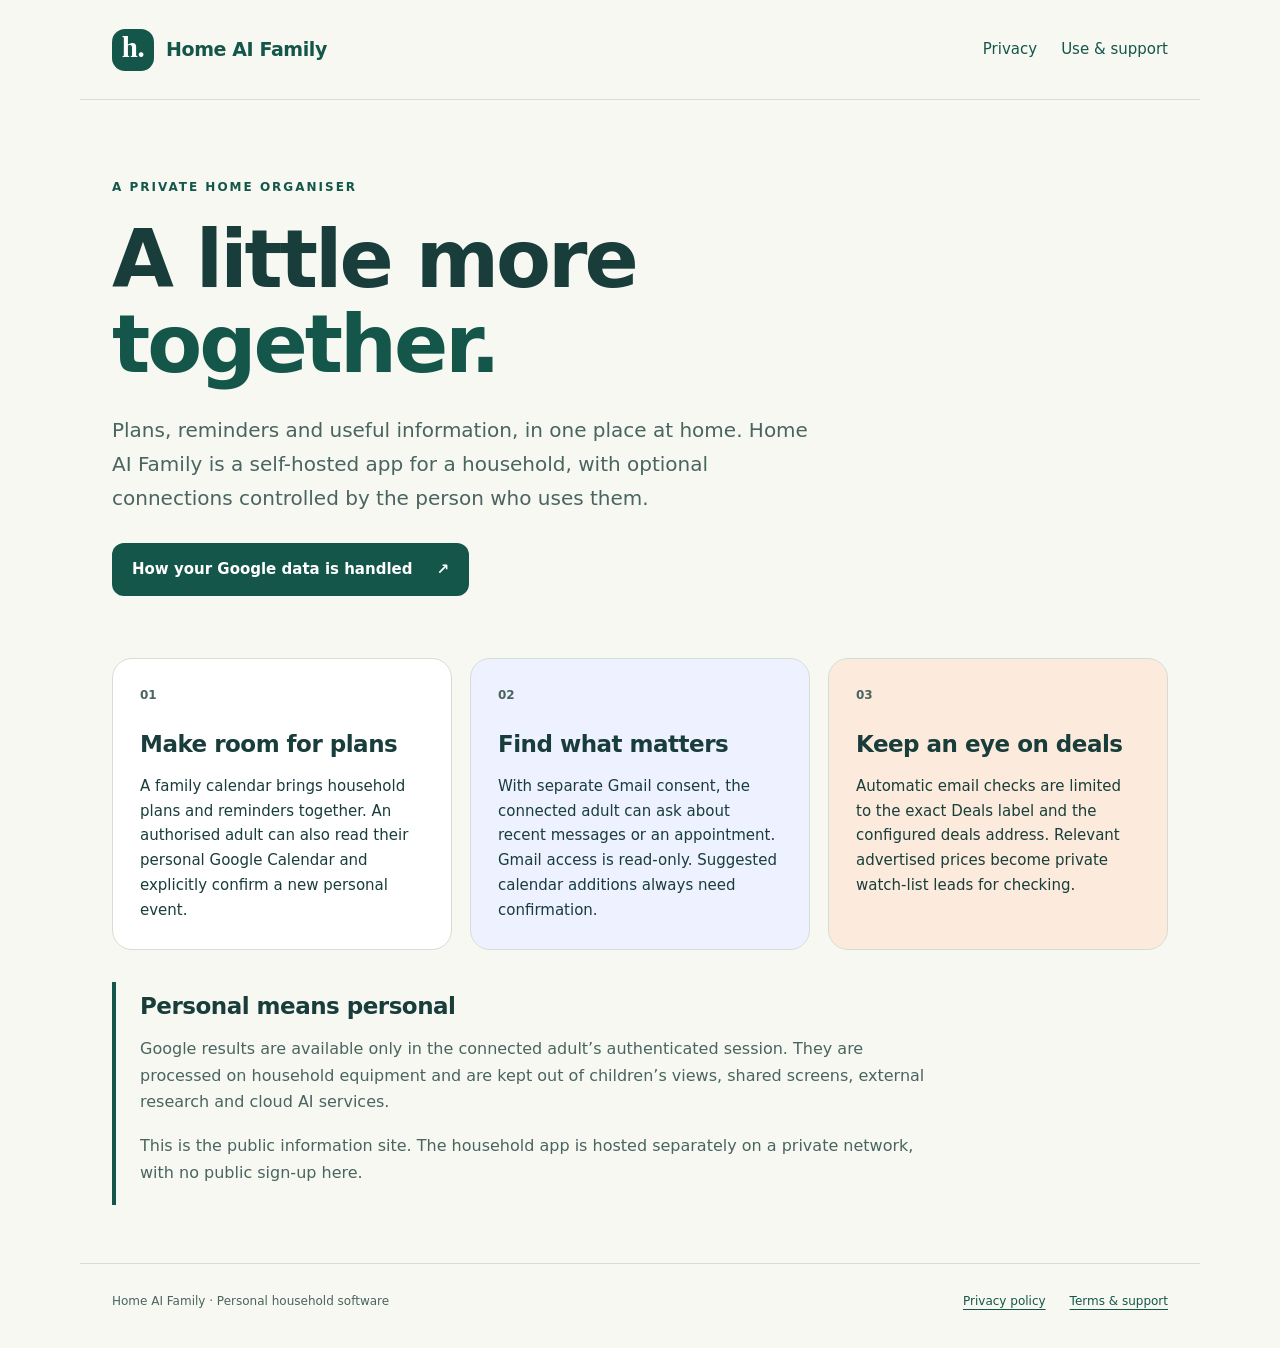
<file: index.html>
<!doctype html>
<html lang="en-GB">
<head>
  <meta charset="utf-8">
  <meta name="viewport" content="width=device-width, initial-scale=1">
  <meta name="referrer" content="no-referrer">
  <meta name="description" content="Home AI Family is a private, self-hosted household organiser with optional personal Google Calendar and read-only Gmail connections.">
  <title>Home AI Family — a little more together</title>
  <link rel="stylesheet" href="style.css">
</head>
<body>
  <a class="skip" href="#main">Skip to content</a>
  <header class="site-header wrap">
    <a class="brand" href="index.html"><span class="brand-mark" aria-hidden="true">h.</span>Home AI Family</a>
    <nav aria-label="Information"><a href="privacy.html">Privacy</a><a href="terms.html">Use &amp; support</a></nav>
  </header>
  <main id="main" class="wrap">
    <section class="hero">
      <p class="eyebrow">A private home organiser</p>
      <h1>A little more<br><span>together.</span></h1>
      <p class="intro">Plans, reminders and useful information, in one place at home. Home AI Family is a self-hosted app for a household, with optional connections controlled by the person who uses them.</p>
      <a class="button" href="privacy.html">How your Google data is handled <span aria-hidden="true">↗</span></a>
    </section>
    <section class="features" aria-label="What Home AI Family does">
      <article><span class="number" aria-hidden="true">01</span><h2>Make room for plans</h2><p>A family calendar brings household plans and reminders together. An authorised adult can also read their personal Google Calendar and explicitly confirm a new personal event.</p></article>
      <article><span class="number" aria-hidden="true">02</span><h2>Find what matters</h2><p>With separate Gmail consent, the connected adult can ask about recent messages or an appointment. Gmail access is read-only. Suggested calendar additions always need confirmation.</p></article>
      <article><span class="number" aria-hidden="true">03</span><h2>Keep an eye on deals</h2><p>Automatic email checks are limited to the exact Deals label and the configured deals address. Relevant advertised prices become private watch-list leads for checking.</p></article>
    </section>
    <aside class="home-note"><h2>Personal means personal</h2><p>Google results are available only in the connected adult’s authenticated session. They are processed on household equipment and are kept out of children’s views, shared screens, external research and cloud AI services.</p><p>This is the public information site. The household app is hosted separately on a private network, with no public sign-up here.</p></aside>
  </main>
  <footer class="wrap"><span>Home AI Family · Personal household software</span><div><a href="privacy.html">Privacy policy</a><a href="terms.html">Terms &amp; support</a></div></footer>
</body>
</html>
</file>
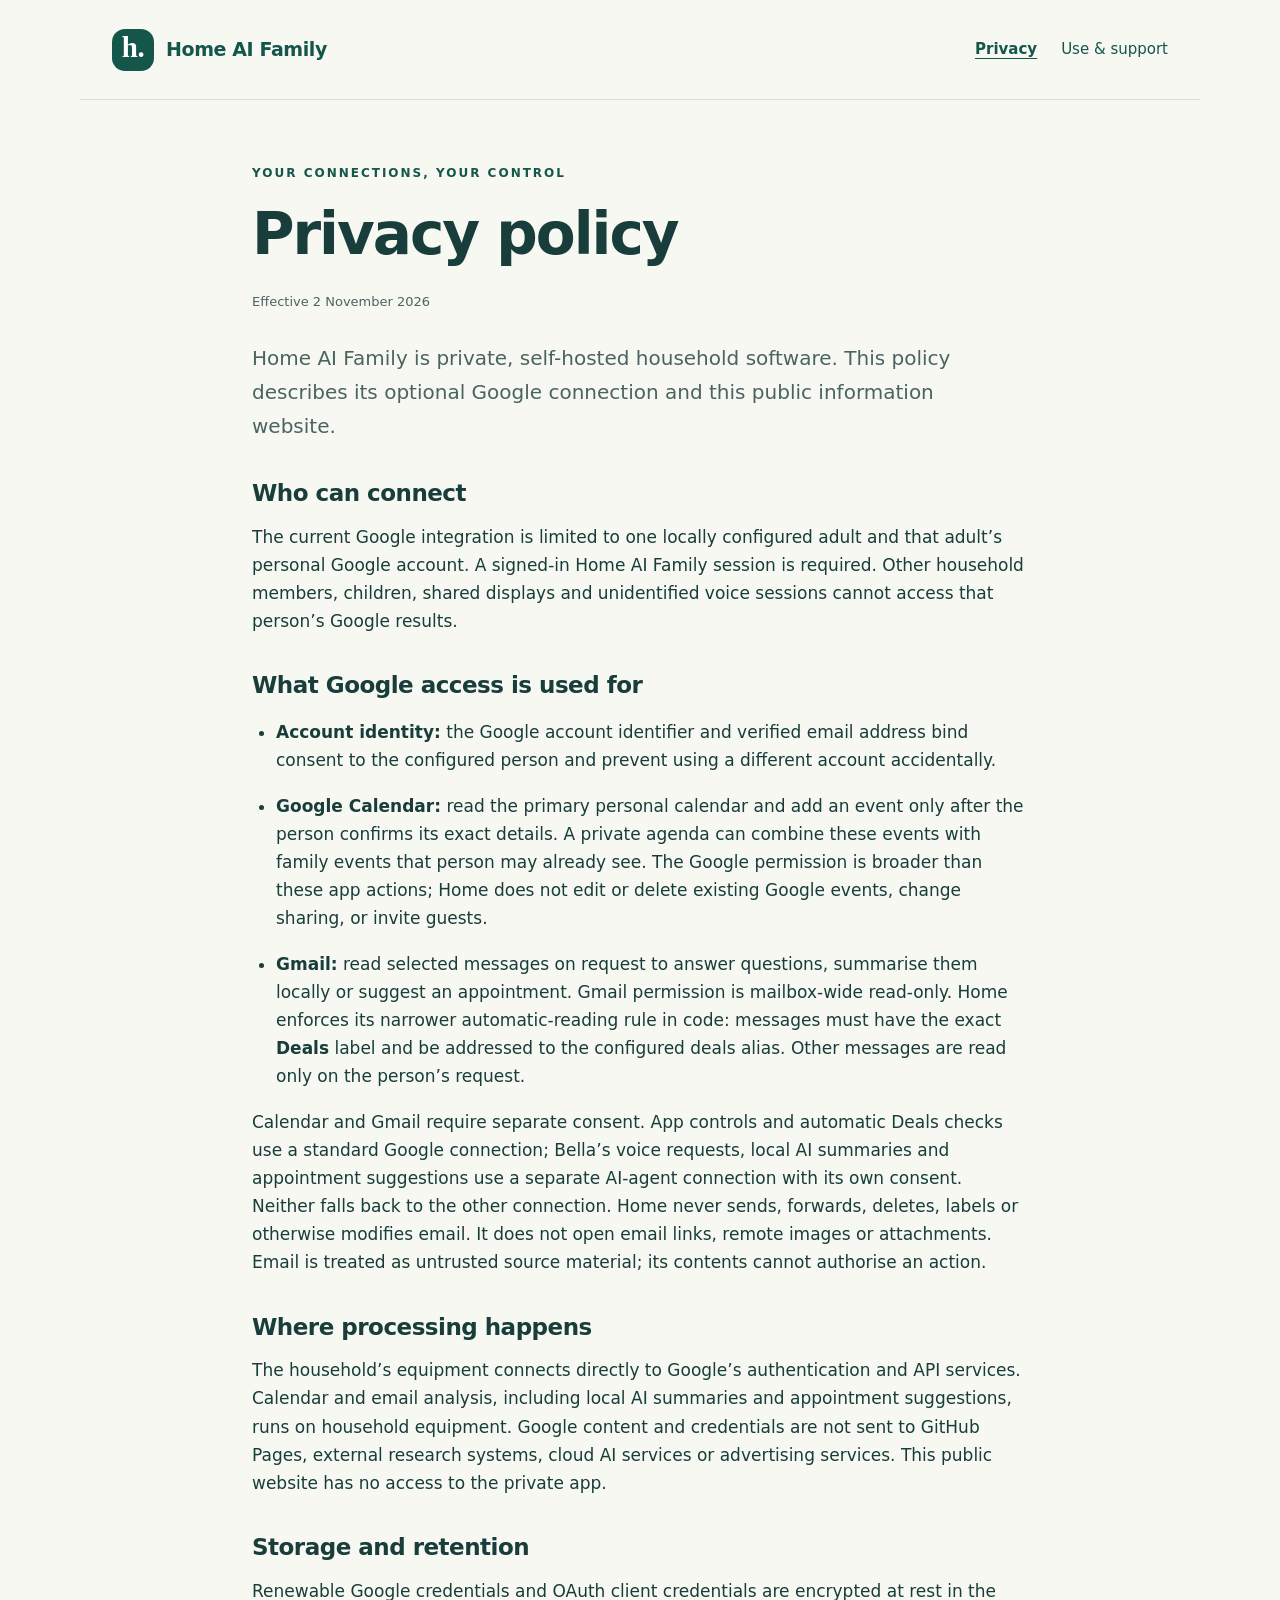
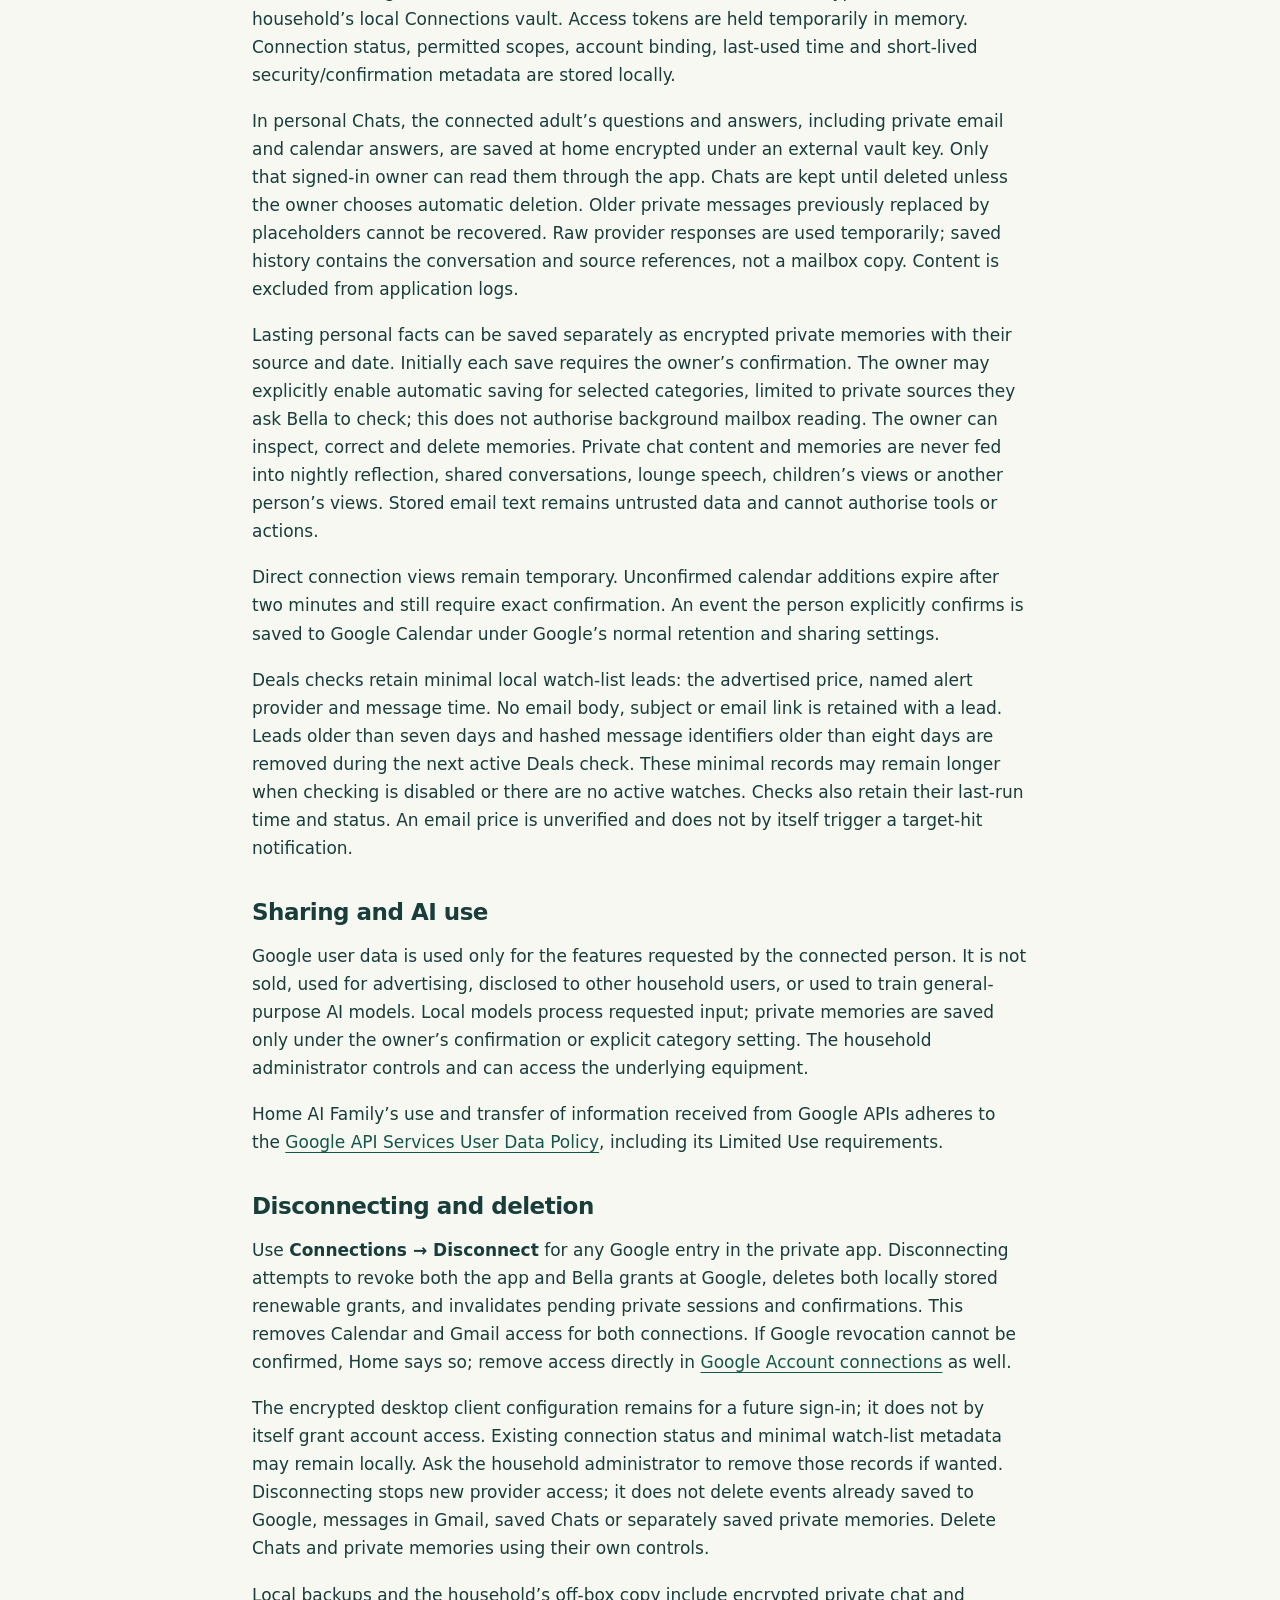
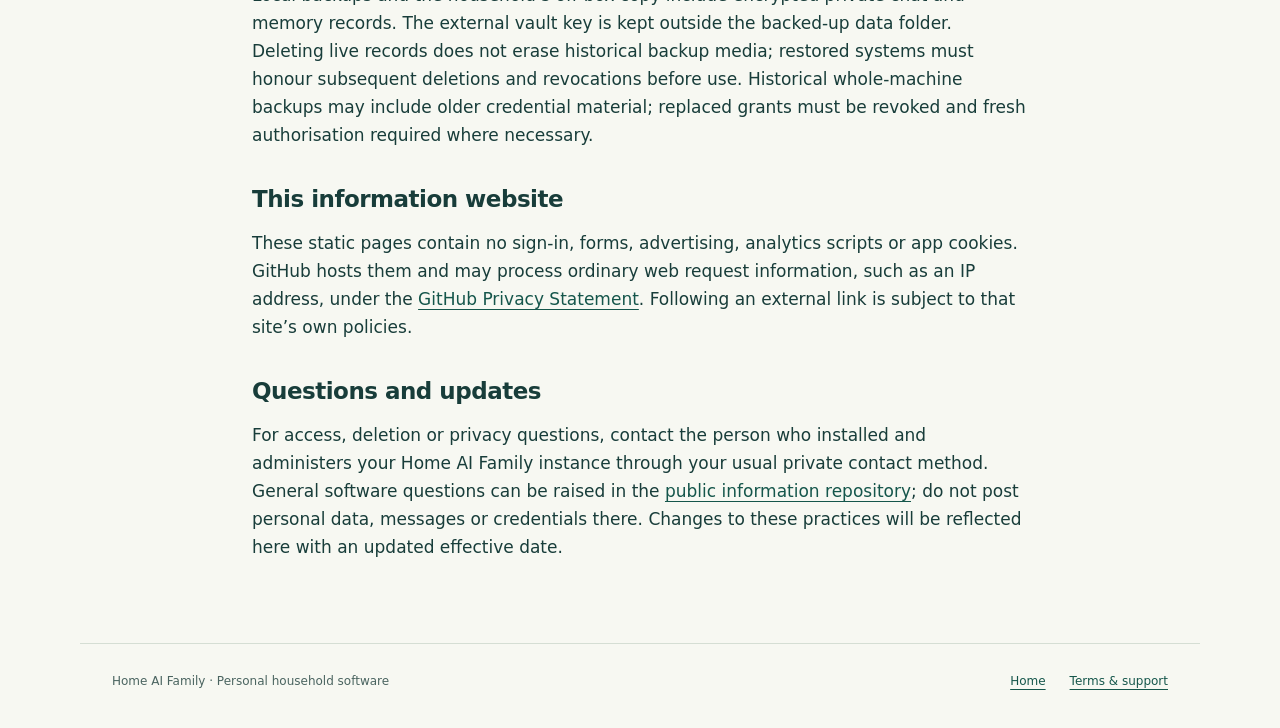
<file: privacy.html>
<!doctype html>
<html lang="en-GB">
<head>
  <meta charset="utf-8">
  <meta name="viewport" content="width=device-width, initial-scale=1">
  <meta name="referrer" content="no-referrer">
  <meta name="description" content="How Home AI Family accesses, uses, stores and protects Google Calendar and Gmail data.">
  <title>Privacy policy — Home AI Family</title>
  <link rel="stylesheet" href="style.css">
</head>
<body>
  <a class="skip" href="#main">Skip to content</a>
  <header class="site-header wrap"><a class="brand" href="index.html"><span class="brand-mark" aria-hidden="true">h.</span>Home AI Family</a><nav aria-label="Information"><a href="privacy.html" aria-current="page">Privacy</a><a href="terms.html">Use &amp; support</a></nav></header>
  <main id="main" class="wrap reading">
    <p class="eyebrow">Your connections, your control</p>
    <h1>Privacy policy</h1>
    <p class="updated">Effective 2 November 2026</p>
    <p class="intro">Home AI Family is private, self-hosted household software. This policy describes its optional Google connection and this public information website.</p>
    <h2>Who can connect</h2>
    <p>The current Google integration is limited to one locally configured adult and that adult’s personal Google account. A signed-in Home AI Family session is required. Other household members, children, shared displays and unidentified voice sessions cannot access that person’s Google results.</p>
    <h2>What Google access is used for</h2>
    <ul>
      <li><strong>Account identity:</strong> the Google account identifier and verified email address bind consent to the configured person and prevent using a different account accidentally.</li>
      <li><strong>Google Calendar:</strong> read the primary personal calendar and add an event only after the person confirms its exact details. A private agenda can combine these events with family events that person may already see. The Google permission is broader than these app actions; Home does not edit or delete existing Google events, change sharing, or invite guests.</li>
      <li><strong>Gmail:</strong> read selected messages on request to answer questions, summarise them locally or suggest an appointment. Gmail permission is mailbox-wide read-only. Home enforces its narrower automatic-reading rule in code: messages must have the exact <strong>Deals</strong> label and be addressed to the configured deals alias. Other messages are read only on the person’s request.</li>
    </ul>
    <p>Calendar and Gmail require separate consent. App controls and automatic Deals checks use a standard Google connection; Bella’s voice requests, local AI summaries and appointment suggestions use a separate AI-agent connection with its own consent. Neither falls back to the other connection. Home never sends, forwards, deletes, labels or otherwise modifies email. It does not open email links, remote images or attachments. Email is treated as untrusted source material; its contents cannot authorise an action.</p>
    <h2>Where processing happens</h2>
    <p>The household’s equipment connects directly to Google’s authentication and API services. Calendar and email analysis, including local AI summaries and appointment suggestions, runs on household equipment. Google content and credentials are not sent to GitHub Pages, external research systems, cloud AI services or advertising services. This public website has no access to the private app.</p>
    <h2>Storage and retention</h2>
    <p>Renewable Google credentials and OAuth client credentials are encrypted at rest in the household’s local Connections vault. Access tokens are held temporarily in memory. Connection status, permitted scopes, account binding, last-used time and short-lived security/confirmation metadata are stored locally.</p>
    <p>In personal Chats, the connected adult’s questions and answers, including private email and calendar answers, are saved at home encrypted under an external vault key. Only that signed-in owner can read them through the app. Chats are kept until deleted unless the owner chooses automatic deletion. Older private messages previously replaced by placeholders cannot be recovered. Raw provider responses are used temporarily; saved history contains the conversation and source references, not a mailbox copy. Content is excluded from application logs.</p>
    <p>Lasting personal facts can be saved separately as encrypted private memories with their source and date. Initially each save requires the owner’s confirmation. The owner may explicitly enable automatic saving for selected categories, limited to private sources they ask Bella to check; this does not authorise background mailbox reading. The owner can inspect, correct and delete memories. Private chat content and memories are never fed into nightly reflection, shared conversations, lounge speech, children’s views or another person’s views. Stored email text remains untrusted data and cannot authorise tools or actions.</p>
    <p>Direct connection views remain temporary. Unconfirmed calendar additions expire after two minutes and still require exact confirmation. An event the person explicitly confirms is saved to Google Calendar under Google’s normal retention and sharing settings.</p>
    <p>Deals checks retain minimal local watch-list leads: the advertised price, named alert provider and message time. No email body, subject or email link is retained with a lead. Leads older than seven days and hashed message identifiers older than eight days are removed during the next active Deals check. These minimal records may remain longer when checking is disabled or there are no active watches. Checks also retain their last-run time and status. An email price is unverified and does not by itself trigger a target-hit notification.</p>
    <h2>Sharing and AI use</h2>
    <p>Google user data is used only for the features requested by the connected person. It is not sold, used for advertising, disclosed to other household users, or used to train general-purpose AI models. Local models process requested input; private memories are saved only under the owner’s confirmation or explicit category setting. The household administrator controls and can access the underlying equipment.</p>
    <p>Home AI Family’s use and transfer of information received from Google APIs adheres to the <a href="https://developers.google.com/terms/api-services-user-data-policy">Google API Services User Data Policy</a>, including its Limited Use requirements.</p>
    <h2>Disconnecting and deletion</h2>
    <p>Use <strong>Connections → Disconnect</strong> for any Google entry in the private app. Disconnecting attempts to revoke both the app and Bella grants at Google, deletes both locally stored renewable grants, and invalidates pending private sessions and confirmations. This removes Calendar and Gmail access for both connections. If Google revocation cannot be confirmed, Home says so; remove access directly in <a href="https://myaccount.google.com/connections">Google Account connections</a> as well.</p>
    <p>The encrypted desktop client configuration remains for a future sign-in; it does not by itself grant account access. Existing connection status and minimal watch-list metadata may remain locally. Ask the household administrator to remove those records if wanted. Disconnecting stops new provider access; it does not delete events already saved to Google, messages in Gmail, saved Chats or separately saved private memories. Delete Chats and private memories using their own controls.</p>
    <p>Local backups and the household’s off-box copy include encrypted private chat and memory records. The external vault key is kept outside the backed-up data folder. Deleting live records does not erase historical backup media; restored systems must honour subsequent deletions and revocations before use. Historical whole-machine backups may include older credential material; replaced grants must be revoked and fresh authorisation required where necessary.</p>
    <h2>This information website</h2>
    <p>These static pages contain no sign-in, forms, advertising, analytics scripts or app cookies. GitHub hosts them and may process ordinary web request information, such as an IP address, under the <a href="https://docs.github.com/en/site-policy/privacy-policies/github-general-privacy-statement">GitHub Privacy Statement</a>. Following an external link is subject to that site’s own policies.</p>
    <h2>Questions and updates</h2>
    <p>For access, deletion or privacy questions, contact the person who installed and administers your Home AI Family instance through your usual private contact method. General software questions can be raised in the <a href="https://github.com/dogphish/home-ai-info/issues">public information repository</a>; do not post personal data, messages or credentials there. Changes to these practices will be reflected here with an updated effective date.</p>
  </main>
  <footer class="wrap"><span>Home AI Family · Personal household software</span><div><a href="index.html">Home</a><a href="terms.html">Terms &amp; support</a></div></footer>
</body>
</html>
</file>
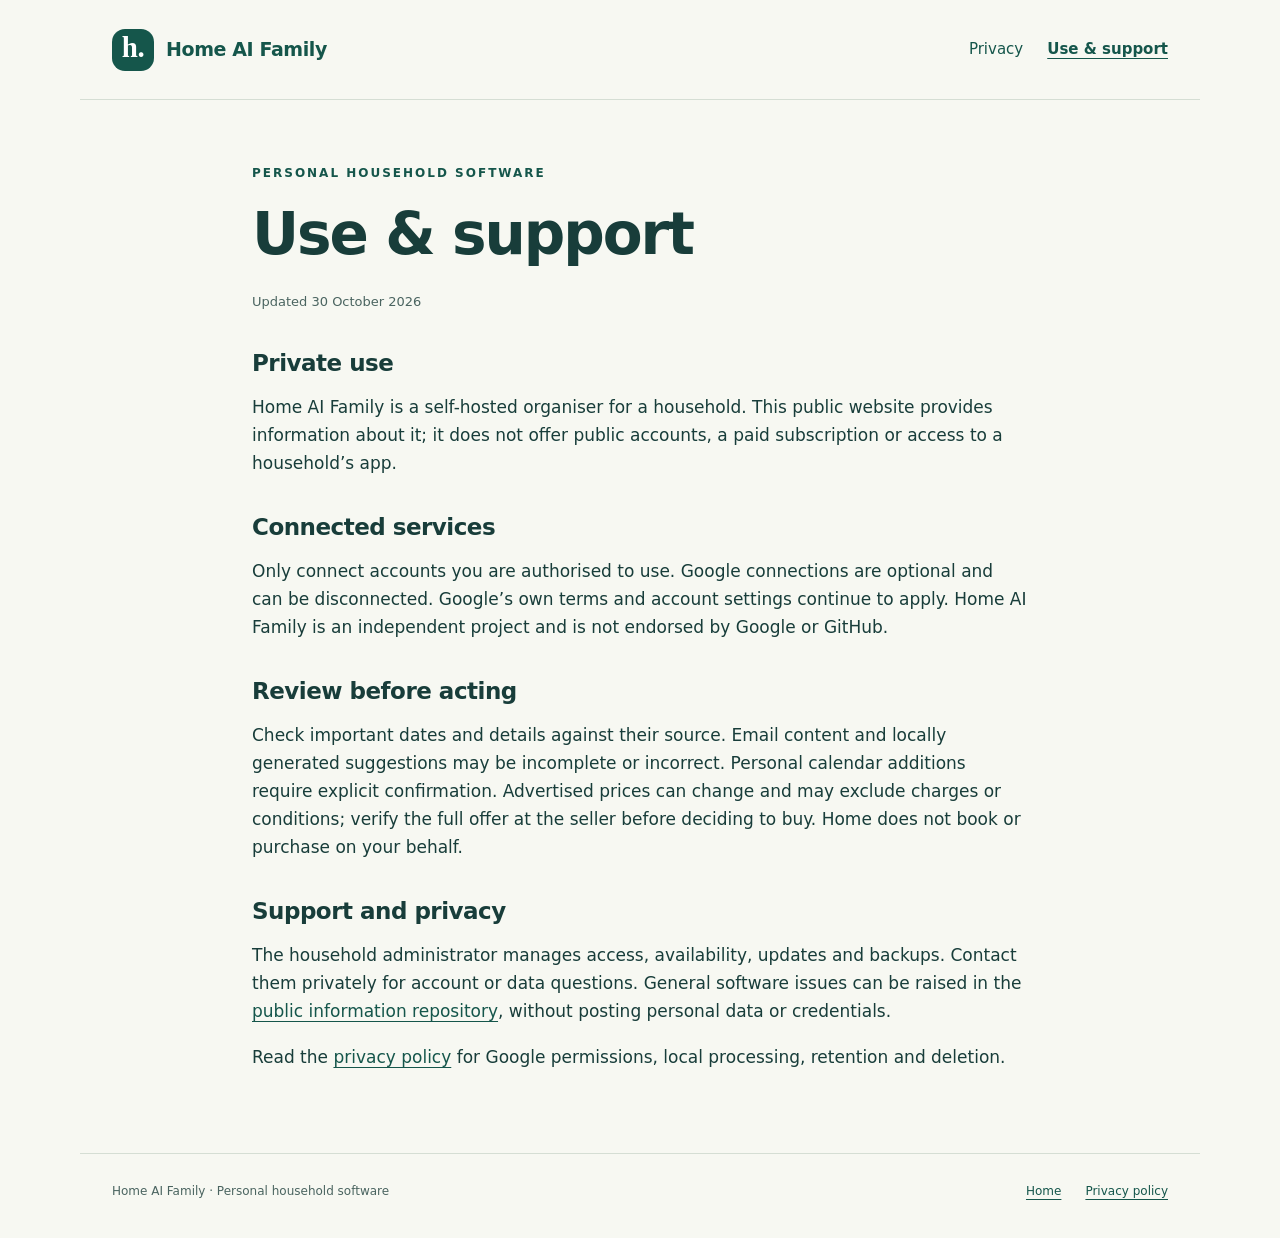
<file: terms.html>
<!doctype html>
<html lang="en-GB">
<head>
  <meta charset="utf-8">
  <meta name="viewport" content="width=device-width, initial-scale=1">
  <meta name="referrer" content="no-referrer">
  <title>Use &amp; support — Home AI Family</title>
  <link rel="stylesheet" href="style.css">
</head>
<body>
  <a class="skip" href="#main">Skip to content</a>
  <header class="site-header wrap"><a class="brand" href="index.html"><span class="brand-mark" aria-hidden="true">h.</span>Home AI Family</a><nav aria-label="Information"><a href="privacy.html">Privacy</a><a href="terms.html" aria-current="page">Use &amp; support</a></nav></header>
  <main id="main" class="wrap reading">
    <p class="eyebrow">Personal household software</p>
    <h1>Use &amp; support</h1>
    <p class="updated">Updated 30 October 2026</p>
    <h2>Private use</h2><p>Home AI Family is a self-hosted organiser for a household. This public website provides information about it; it does not offer public accounts, a paid subscription or access to a household’s app.</p>
    <h2>Connected services</h2><p>Only connect accounts you are authorised to use. Google connections are optional and can be disconnected. Google’s own terms and account settings continue to apply. Home AI Family is an independent project and is not endorsed by Google or GitHub.</p>
    <h2>Review before acting</h2><p>Check important dates and details against their source. Email content and locally generated suggestions may be incomplete or incorrect. Personal calendar additions require explicit confirmation. Advertised prices can change and may exclude charges or conditions; verify the full offer at the seller before deciding to buy. Home does not book or purchase on your behalf.</p>
    <h2>Support and privacy</h2><p>The household administrator manages access, availability, updates and backups. Contact them privately for account or data questions. General software issues can be raised in the <a href="https://github.com/dogphish/home-ai-info/issues">public information repository</a>, without posting personal data or credentials.</p><p>Read the <a href="privacy.html">privacy policy</a> for Google permissions, local processing, retention and deletion.</p>
  </main>
  <footer class="wrap"><span>Home AI Family · Personal household software</span><div><a href="index.html">Home</a><a href="privacy.html">Privacy policy</a></div></footer>
</body>
</html>
</file>
<file: style.css>
:root{color-scheme:light;--ink:#183d3a;--muted:#4a6460;--paper:#f7f8f2;--green:#15564b;--line:#d5ded4}
*{box-sizing:border-box}
body{margin:0;background:var(--paper);color:var(--ink);font:17px/1.65 system-ui,-apple-system,BlinkMacSystemFont,"Segoe UI",sans-serif}
.wrap{max-width:1120px;margin-inline:auto;padding-inline:32px}
a{color:var(--green);text-underline-offset:4px;text-decoration-thickness:1px}
a:hover{text-decoration-thickness:2px}
a:focus-visible{outline:3px solid #a64618;outline-offset:5px;border-radius:3px}
.skip{position:absolute;left:16px;top:-100px;background:white;padding:12px;z-index:2}.skip:focus{top:12px}
.site-header{display:flex;align-items:center;justify-content:space-between;gap:24px;min-height:100px;border-bottom:1px solid var(--line)}
.brand{display:flex;align-items:center;gap:12px;font-size:19px;font-weight:750;letter-spacing:-.4px;text-decoration:none;white-space:nowrap}
.brand-mark{display:grid;place-items:center;width:42px;height:42px;background:var(--green);color:white;border-radius:13px;font:700 29px/1 Georgia,serif;padding-bottom:4px}
nav,footer>div{display:flex;gap:24px;flex-wrap:wrap}nav a{font-size:15px;text-decoration:none}nav a[aria-current]{text-decoration:underline;font-weight:700}
.hero{padding-block:78px 62px;max-width:820px}
.eyebrow{font-size:12px;letter-spacing:2px;font-weight:750;text-transform:uppercase;color:var(--green);margin:0 0 20px}
h1{font-size:clamp(46px,7vw,80px);line-height:1.06;letter-spacing:-3px;margin:0 0 26px;font-weight:750}h1 span{color:var(--green)}
.intro{font-size:20px;line-height:1.7;color:var(--muted);max-width:720px;margin:0 0 28px}
.button{display:inline-flex;align-items:center;gap:24px;border-radius:12px;background:var(--green);color:#fff;padding:14px 20px;font-weight:650;font-size:15px;text-decoration:none}.button:hover{background:#103f38}
.features{display:grid;grid-template-columns:repeat(3,minmax(0,1fr));gap:18px}
.features article{padding:27px;border:1px solid var(--line);border-radius:20px;background:#fff}.features article:nth-child(2){background:#eef1ff}.features article:nth-child(3){background:#fcebdc}
.number{font-size:12px;font-weight:750;display:block;color:var(--muted);margin-bottom:24px}
h2{font-size:23px;line-height:1.3;letter-spacing:-.5px;margin:0 0 14px}p{margin:0 0 18px}.features p{font-size:15px;margin:0}
.home-note{margin-block:32px 58px;border-left:4px solid var(--green);padding:10px 0 1px 24px;max-width:820px}.home-note p{color:var(--muted);font-size:16px}
footer{display:flex;align-items:center;justify-content:space-between;gap:20px;border-top:1px solid var(--line);padding-block:28px 36px;font-size:12px;color:var(--muted)}
.reading{max-width:840px;padding-block:64px}.reading h1{font-size:clamp(40px,5vw,58px);letter-spacing:-2px}.reading h2{margin-top:36px}.reading ul{padding-left:24px}.reading li{margin-bottom:18px}.updated{font-size:13px;color:var(--muted);margin-bottom:28px}.reading a{overflow-wrap:anywhere}
@media(max-width:720px){.wrap{padding-inline:22px}.site-header{align-items:flex-start;flex-direction:column;gap:13px;padding-block:20px;min-height:0}.hero{padding-block:46px 36px}.intro{font-size:18px}.features{grid-template-columns:1fr}.features article{padding:22px}.number{margin-bottom:12px}h1{letter-spacing:-2px}.button{gap:12px;font-size:14px;padding:13px 15px}.reading{padding-block:40px}footer{align-items:flex-start;flex-direction:column}.home-note{margin-bottom:36px}nav a{padding-block:5px}}
</file>
